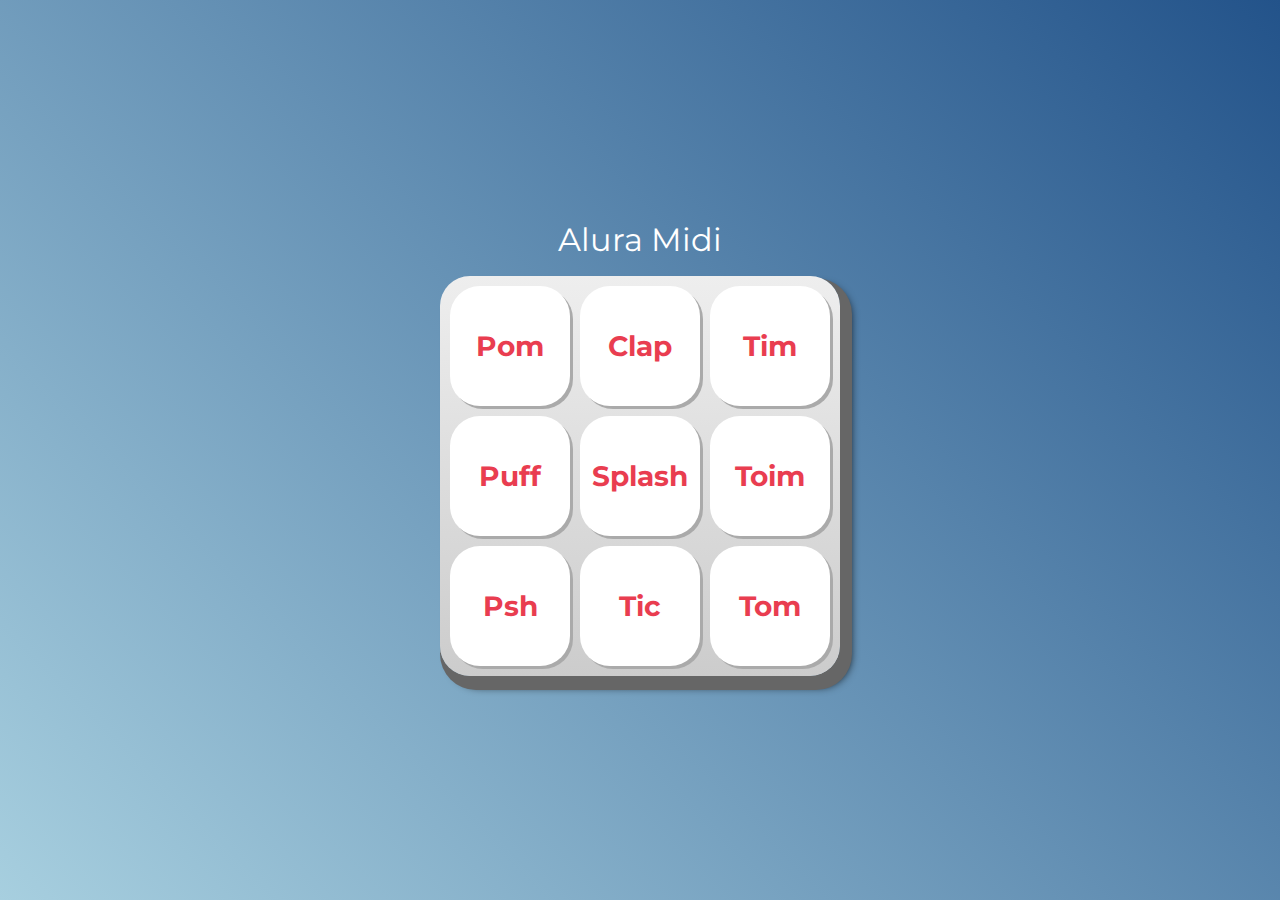
<file: aluramidi/index.html>
<!DOCTYPE html>
<html lang="pt-BR">
    <head>
        <meta charset="UTF-8" />
        <meta http-equiv="X-UA-Compatible" content="IE=edge" />
        <meta name="viewport" content="width=device-width, initial-scale=1.0" />

        <title>Alura MIDI</title>

        <link rel="preconnect" href="https://fonts.googleapis.com" />
        <link rel="preconnect" href="https://fonts.gstatic.com" crossorigin />
        <link href="https://fonts.googleapis.com/css2?family=Montserrat:wght@500;600&display=swap" rel="stylesheet" />

        <link rel="icon" type="image/png" href="images/bateria.png" />
        <link rel="stylesheet" href="css/reset.css" />
        <link rel="stylesheet" href="css/estilos.css" />
    </head>
    <body>
        <h1>Alura Midi</h1>

        <section class="teclado">
            <button class="tecla tecla_pom">Pom</button>
            <button class="tecla tecla_clap">Clap</button>
            <button class="tecla tecla_tim">Tim</button>

            <button class="tecla tecla_puff">Puff</button>
            <button class="tecla tecla_splash">Splash</button>
            <button class="tecla tecla_toim">Toim</button>

            <button class="tecla tecla_psh">Psh</button>
            <button class="tecla tecla_tic">Tic</button>
            <button class="tecla tecla_tom">Tom</button>
        </section>

        <audio src="sounds/keyq.wav" id="som_tecla_pom"></audio>
        <audio src="sounds/keyw.wav" id="som_tecla_clap"></audio>
        <audio src="sounds/keye.wav" id="som_tecla_tim"></audio>
        <audio src="sounds/keya.wav" id="som_tecla_puff"></audio>
        <audio src="sounds/keys.wav" id="som_tecla_splash"></audio>
        <audio src="sounds/keyd.wav" id="som_tecla_toim"></audio>
        <audio src="sounds/keyz.wav" id="som_tecla_psh"></audio>
        <audio src="sounds/keyx.wav" id="som_tecla_tic"></audio>
        <audio src="sounds/keyc.wav" id="som_tecla_tom"></audio>

        <script src="main.js"></script>
    </body>
</html>
</file>
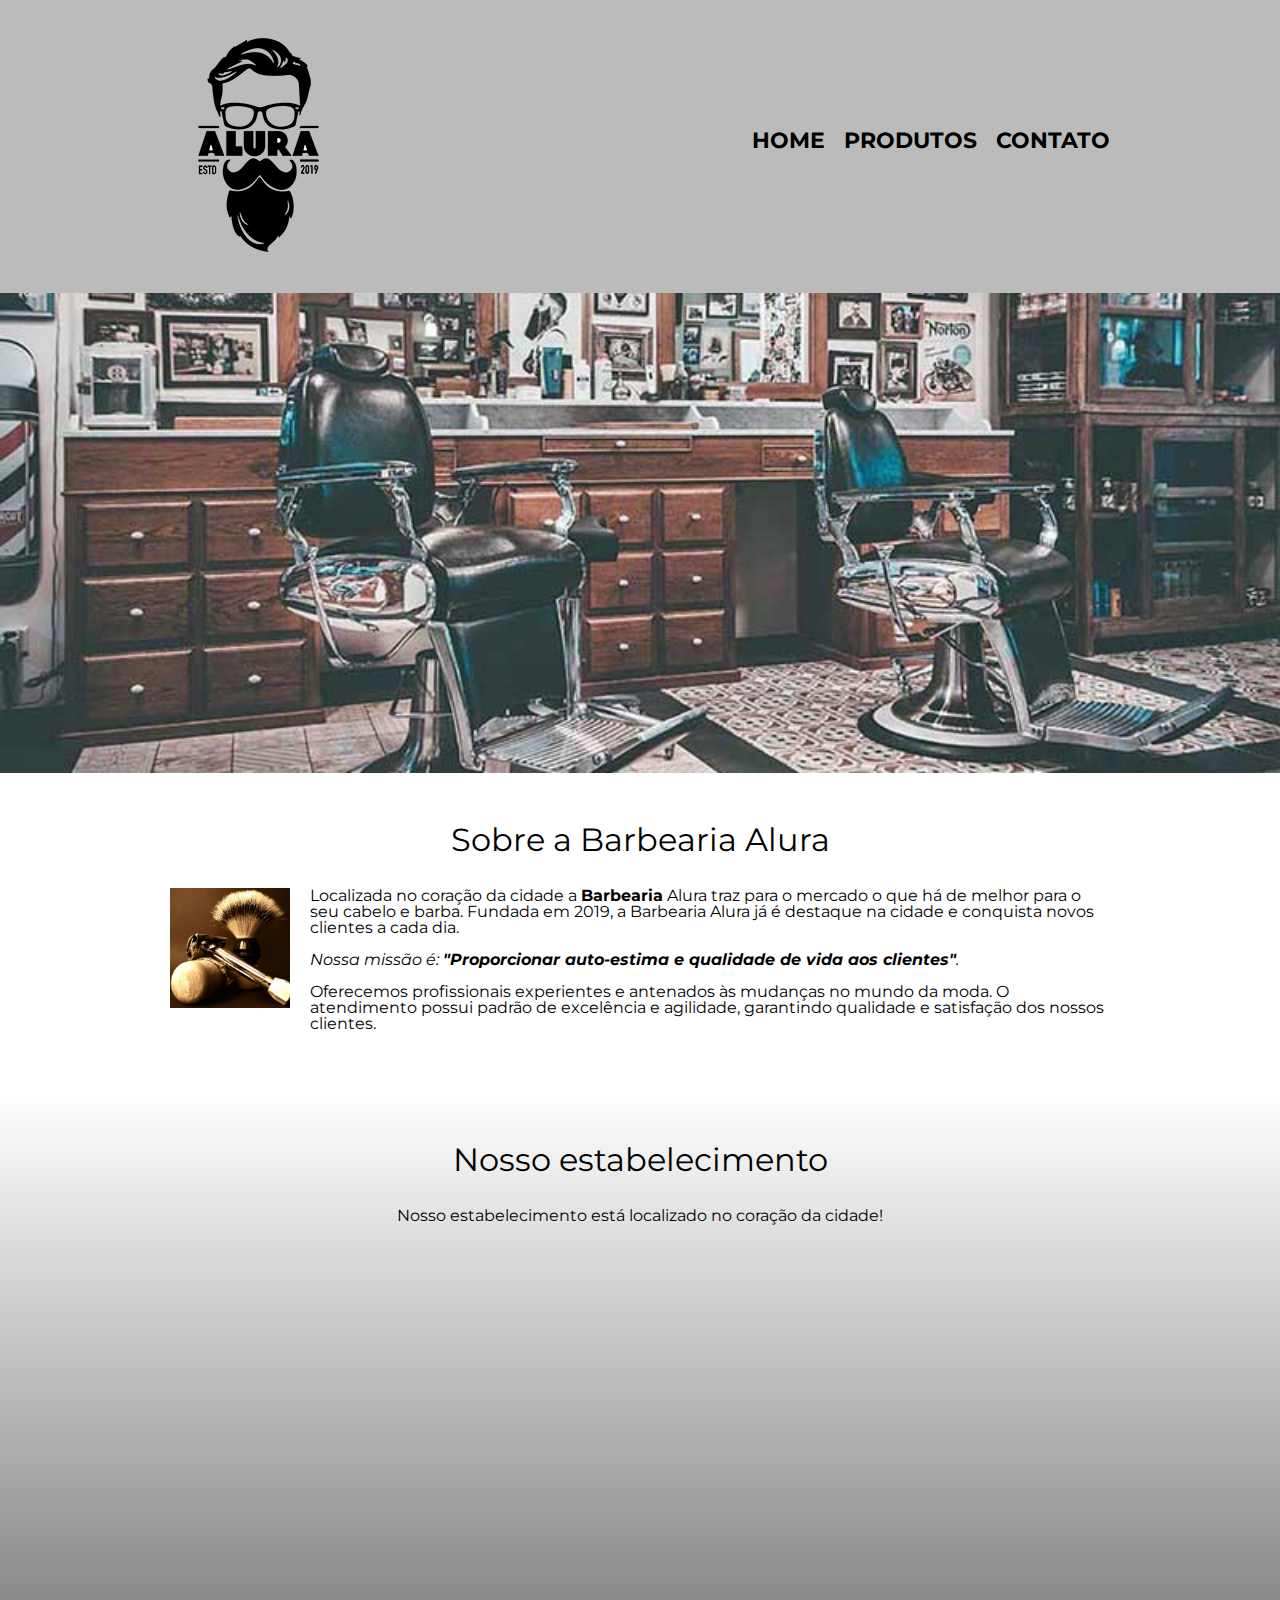
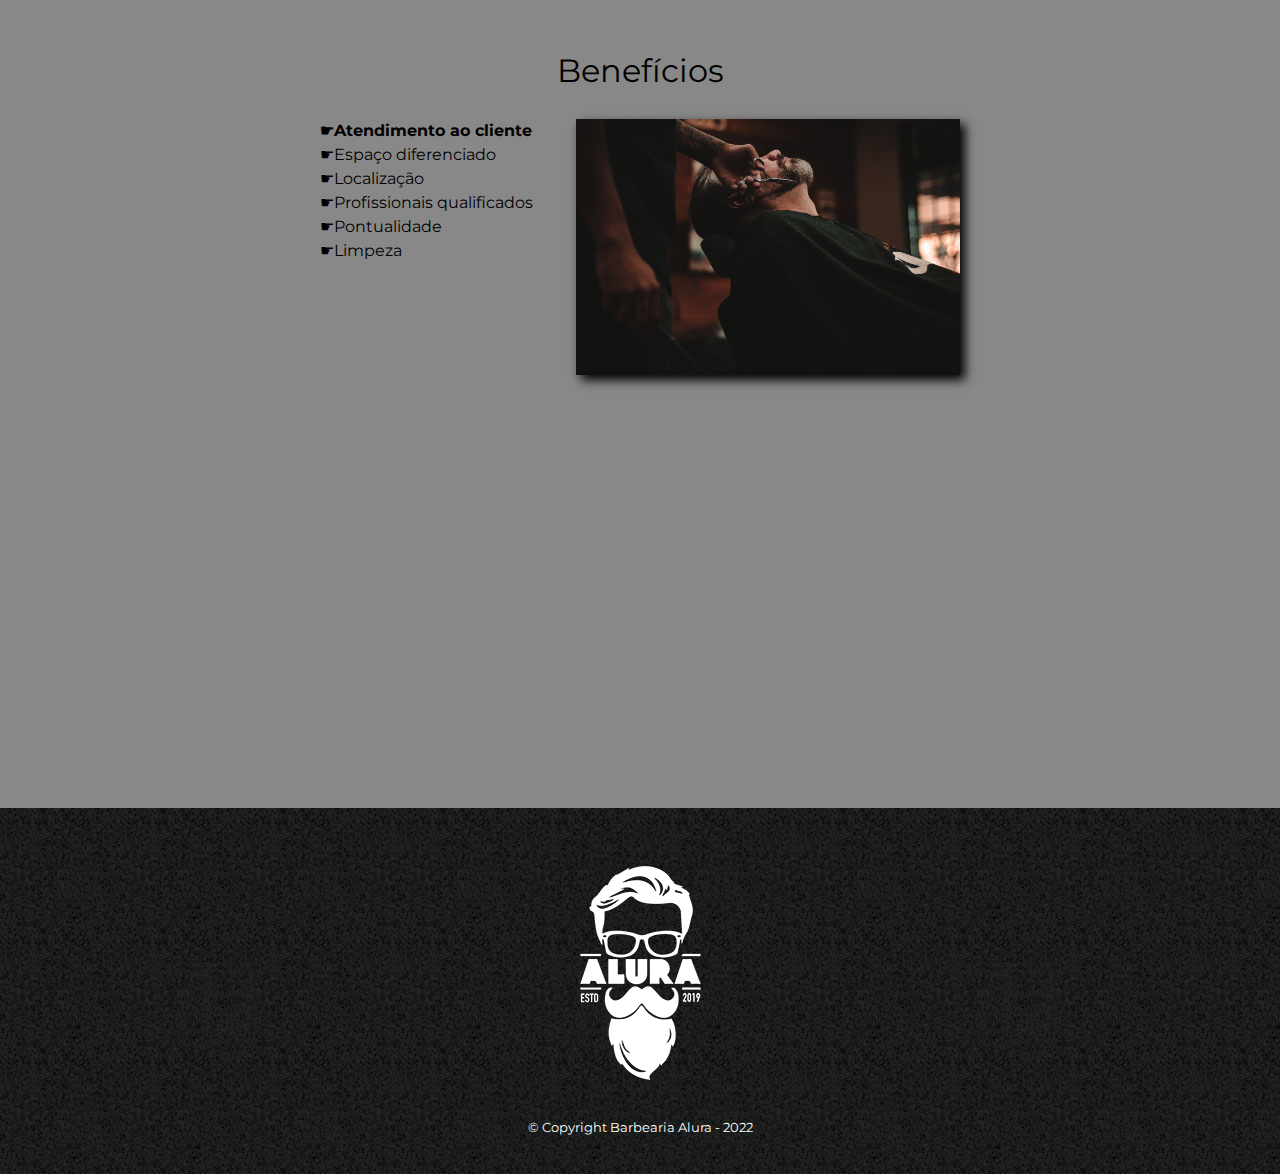
<file: barbearia-alura/index.html>
<!DOCTYPE html>

<html lang="pt-br">
    <head>
        <meta charset="UTF-8" />
        <meta name="viewport" content="width=device-width" />
        <title>Barbearia Alura</title>

        <link rel="stylesheet" href="reset.css" />
        <link rel="stylesheet" href="style.css" />
        <link href="https://fonts.googleapis.com/css?family=Montserrat&display=swap" rel="stylesheet" />
    </head>
    <body>
        <header>
            <div class="caixa">
                <h1><img src="imagens/logo.png" alt="Logo Alura" /></h1>
                <nav>
                    <ul>
                        <li><a href="index.html">Home</a></li>
                        <li><a href="produtos.html">Produtos</a></li>
                        <li><a href="contato.html">Contato</a></li>
                    </ul>
                </nav>
            </div>
        </header>

        <img class="banner" src="imagens/banner.jpg" alt="Banner Alura" />

        <main>
            <section class="principal">
                <h2 class="titulo-principal">Sobre a Barbearia Alura</h2>

                <img class="utensilios" src="imagens/utensilios.jpg" alt="Imagem de utensílios da barbearia" />

                <p>
                    Localizada no coração da cidade a <strong>Barbearia</strong> Alura traz para o mercado o que há de
                    melhor para o seu cabelo e barba. Fundada em 2019, a Barbearia Alura já é destaque na cidade e
                    conquista novos clientes a cada dia.
                </p>

                <p id="missao">
                    <em
                        >Nossa missão é: <strong>"Proporcionar auto-estima e qualidade de vida aos clientes"</strong>.
                    </em>
                </p>

                <p>
                    Oferecemos profissionais experientes e antenados às mudanças no mundo da moda. O atendimento possui
                    padrão de excelência e agilidade, garantindo qualidade e satisfação dos nossos clientes.
                </p>
            </section>

            <section class="mapa">
                <h3 class="titulo-principal">Nosso estabelecimento</h3>
                <p>Nosso estabelecimento está localizado no coração da cidade!</p>
                <div class="mapa-conteudo">
                    <iframe
                        src="https://www.google.com/maps/embed?pb=!1m18!1m12!1m3!1d58503.19744076339!2d-46.70236974179685!3d-23.5881948!2m3!1f0!2f0!3f0!3m2!1i1024!2i768!4f13.1!3m3!1m2!1s0x94ce5a2b2ed7f3a1%3A0xab35da2f5ca62674!2sAlura%20-%20Escola%20Online%20de%20Tecnologia!5e0!3m2!1spt-BR!2sbr!4v1671473375491!5m2!1spt-BR!2sbr"
                        width="100%"
                        height="300"
                        style="border: 0"
                        allowfullscreen=""
                        loading="lazy"
                        referrerpolicy="no-referrer-when-downgrade"
                    ></iframe>
                </div>
            </section>

            <section class="beneficios">
                <h3 class="titulo-principal">Benefícios</h3>
                <div class="conteudo-beneficios">
                    <ul class="lista-beneficios">
                        <li class="itens">Atendimento ao cliente</li>
                        <li class="itens">Espaço diferenciado</li>
                        <li class="itens">Localização</li>
                        <li class="itens">Profissionais qualificados</li>
                        <li class="itens">Pontualidade</li>
                        <li class="itens">Limpeza</li>
                    </ul><img class="imagem-beneficios" src="imagens/beneficios.jpg" alt="Benefícios" />
                </div>
                <div class="video">
                    <iframe
                        width="100%"
                        height="315"
                        src="https://www.youtube.com/embed/wcVVXUV0YUY"
                        title="YouTube video player"
                        frameborder="0"
                        allow="accelerometer; autoplay; clipboard-write; encrypted-media; gyroscope; picture-in-picture"
                        allowfullscreen
                    ></iframe>
                </div>
            </section>
        </main>
        <footer>
            <img src="imagens/logo-branco.png" />
            <p class="copyright">&copy; Copyright Barbearia Alura - 2022</p>
        </footer>
    </body>
</html>
</file>
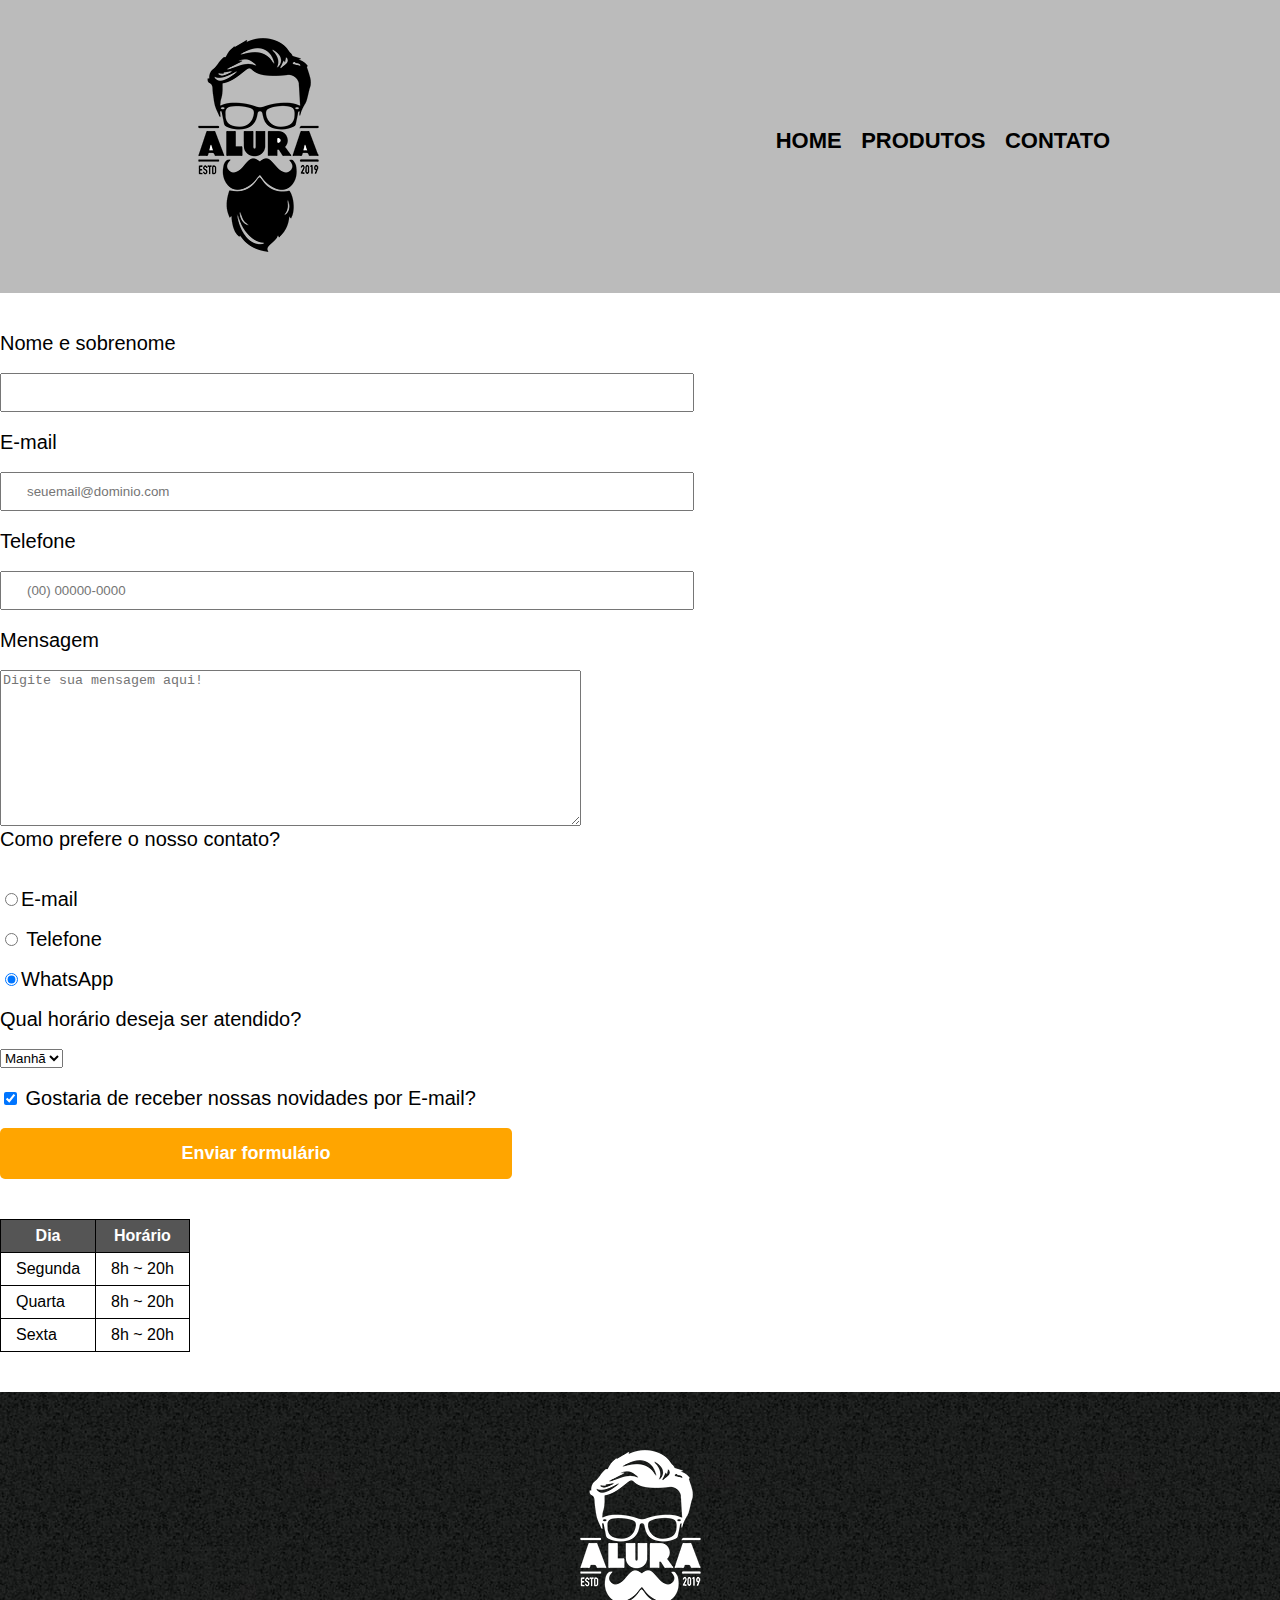
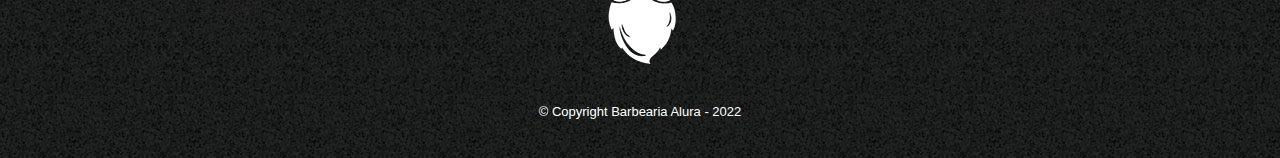
<file: barbearia-alura/contato.html>
<!DOCTYPE html>
<html>
    <head>
        <meta charset="utf-8" />
        <title>Contato - Barbearia Alura</title>
        <link rel="stylesheet" href="reset.css" />
        <link rel="stylesheet" href="style.css" />
    </head>
    <body>
        <header>
            <div class="caixa">
                <h1><img src="imagens/logo.png" alt="Logo da Barbearia Alura" /></h1>
                <nav>
                    <ul>
                        <li><a href="index.html">Home</a></li>
                        <li><a href="produtos.html">Produtos</a></li>
                        <li><a href="contato.html">Contato</a></li>
                    </ul>
                </nav>
            </div>
        </header>
        <main>
            <form>
                <label for="nome_sobrenome">Nome e sobrenome</label>
                <input type="Nome" id="nome_sobrenome" class="input-padrao" required />

                <label for="email">E-mail</label>
                <input type="email" id="email" class="input-padrao" required placeholder="seuemail@dominio.com" />

                <label for="telefone">Telefone</label>
                <input type="tel" id="telefone" class="input-padrao" required placeholder="(00) 00000-0000" />

                <label for="mensagem">Mensagem</label>
                <textarea id="mensagem" cols="70" rows="10" required placeholder="Digite sua mensagem aqui!"></textarea>

                <fieldset>
                    <legend>Como prefere o nosso contato?</legend>
                    <label for="radio-email"
                        ><input name="contato" type="radio" value="email" id="radio-email" />E-mail</label
                    >

                    <label for="radio-telefone"
                        ><input name="contato" type="radio" value="telefone" id="radio-telefone" /> Telefone</label
                    >

                    <label for="radio-whatsapp"
                        ><input name="contato" type="radio" value="whatsapp" id="radio-whatsapp" checked/>WhatsApp</label
                    >
                </fieldset>

                <fieldset>
                    <legend>Qual horário deseja ser atendido?</legend>
                    <select name="horario" id="horario">
                        <option value="">Manhã</option>
                        <option value="">Tarde</option>
                        <option value="">Noite</option>
                    </select>
                </fieldset>

                <label class="checkbox">
                    <input type="checkbox" checked/> Gostaria de receber nossas novidades por E-mail?</label
                >

                <input type="submit" value="Enviar formulário" class="enviar"/>
            </form>

            <table>
                <thead>
                    <tr>
                        <th>Dia</th>
                        <th>Horário</th>
                    </tr>
                </thead>
                <tbody>
                    <tr>
                        <td>Segunda</td>
                        <td>8h ~ 20h</td>
                    </tr>
                    <tr>
                        <td>Quarta</td>
                        <td>8h ~ 20h</td>
                    </tr>
                    <tr>
                        <td>Sexta</td>
                        <td>8h ~ 20h</td>
                    </tr>
                </tbody>
            </table>
        </main>
        <footer>
            <img src="imagens/logo-branco.png" alt="Logo da Barbearia Alura"/>
            <p class="copyright">&copy; Copyright Barbearia Alura - 2022</p>
        </footer>
    </body>
</html>
</file>
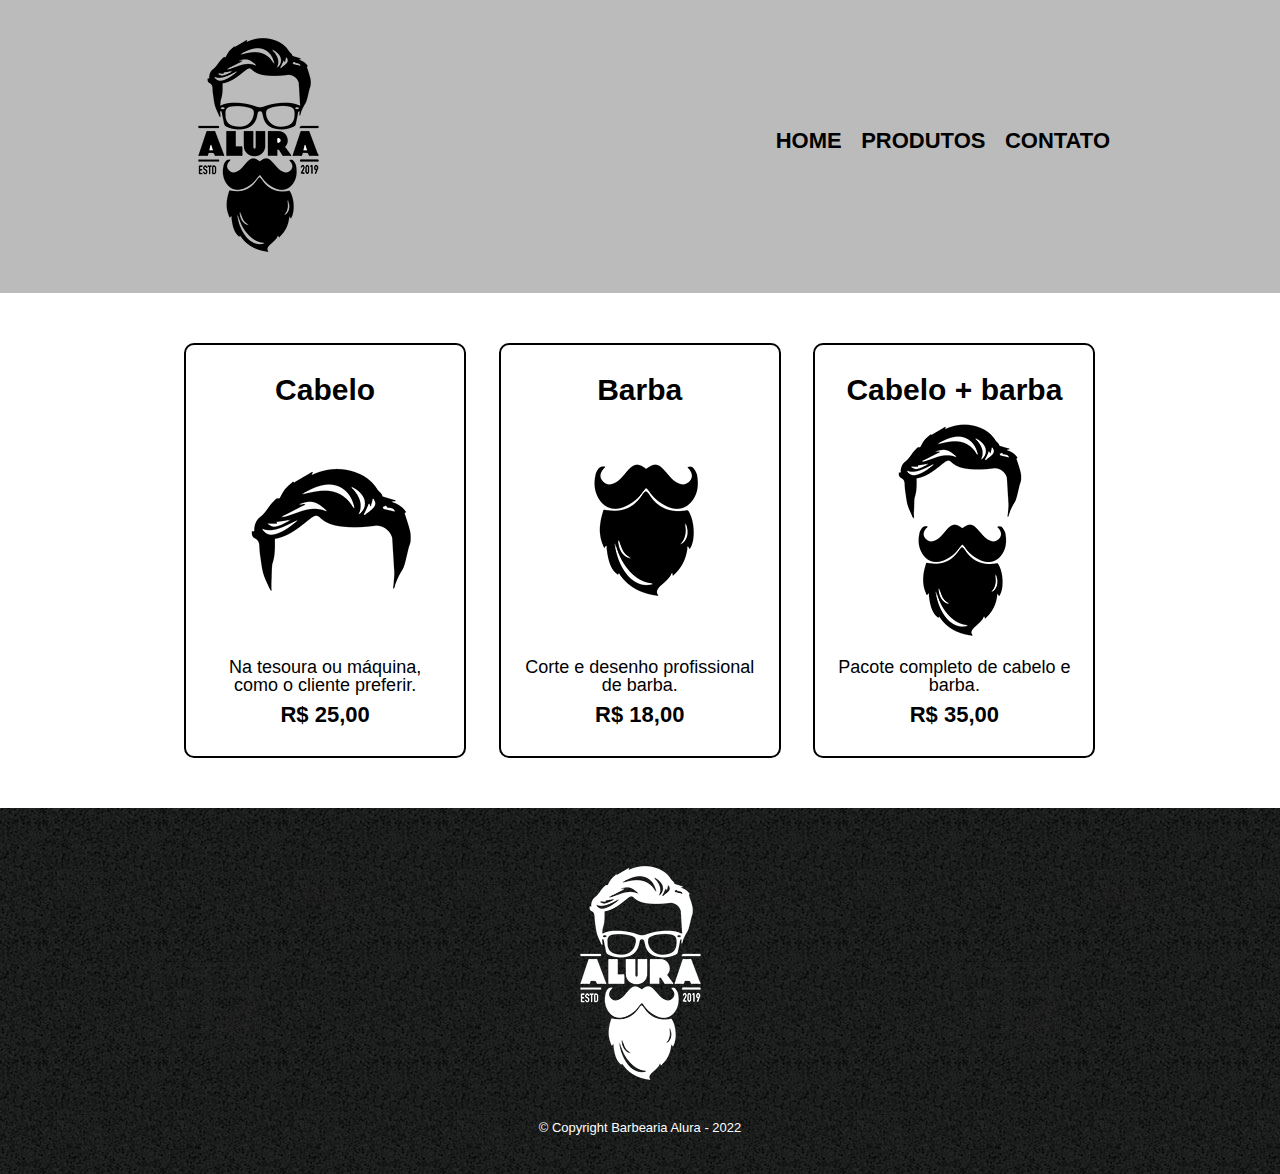
<file: barbearia-alura/produtos.html>
<!DOCTYPE html>
<html>
    <head>
        <meta charset="utf-8" />
        <title>Produtos - Barbearia Alura</title>
        <link rel="stylesheet" href="reset.css" />
        <link rel="stylesheet" href="style.css" />
    </head>
    <body>
        <header>
            <div class="caixa">
                <h1><img src="imagens/logo.png" alt="Logo Alura" /></h1>
                <nav>
                    <ul>
                        <li><a href="index.html">Home</a></li>
                        <li><a href="produtos.html">Produtos</a></li>
                        <li><a href="contato.html">Contato</a></li>
                    </ul>
                </nav>
            </div>
        </header>
        <main>
            <ul class="produtos">
                <li>
                    <h2>Cabelo</h2>
                    <img src="imagens/cabelo.jpg" />
                    <p class="produto-descricao">Na tesoura ou máquina, como o cliente preferir.</p>
                    <p class="produto-preco">R$ 25,00</p>
                </li>
                <li>
                    <h2>Barba</h2>
                    <img src="imagens/barba.jpg" />
                    <p class="produto-descricao">Corte e desenho profissional de barba.</p>
                    <p class="produto-preco">R$ 18,00</p>
                </li>
                <li>
                    <h2>Cabelo + barba</h2>
                    <img src="imagens/cabelo+barba.jpg" />
                    <p class="produto-descricao">Pacote completo de cabelo e barba.</p>
                    <p class="produto-preco">R$ 35,00</p>
                </li>
            </ul>
        </main>
        <footer>
            <img src="imagens/logo-branco.png" />
            <p class="copyright">&copy; Copyright Barbearia Alura - 2022</p>
        </footer>
    </body>
</html>
</file>
<file: aluramidi/css/estilos.css>
:root {
  --cinza: #aaa;
  --vermelha: #e93d50;
  --vermelha-escura: #af303f;
  --branca: #fff;
  --luz: rgb(229, 255, 0);
}

body {
  align-items: center;
  background: linear-gradient(45deg, #a7cfdf 0%,#23538a 100%);
  display: flex;
  justify-content: center;
  flex-direction: column;
  font-family: 'Montserrat', sans-serif;
  min-height: 100vh;
}

h1 {
  color: var(--branca);
  margin-bottom: 20px;
  font-size: 2rem;
}

.teclado {
  background: linear-gradient(to bottom, #eeeeee 0%,#cccccc 100%);
  box-shadow: 6px 8px 0 6px #666, 10px 10px 10px #000;
  border-radius: 30px;
  display: grid;
  gap: 10px;
  grid-template-columns: repeat(3, 1fr);
  padding: 10px;
}

.tecla {
  background-color: var(--branca);
  border-radius: 30px;
  box-shadow: 3px 3px 0 var(--cinza);
  color: var(--vermelha);
  cursor: pointer;
  height: 120px;
  font-size: 1.75em;
  font-weight: bold;
  line-height: 120px;
  text-align: center;
  width: 120px;
}

.tecla.ativa,
.tecla:active {
  background-color: var(--vermelha);
  border: 4px solid  var(--vermelha);
  box-shadow: 3px 3px 0 var(--vermelha-escura) inset;
  color: var(--branca);
  outline: none;
}

.tecla.focus,
.tecla:focus {
  outline: none;
  box-shadow: 1px 1px 10px var(--luz);
}

.tecla.active:focus,
.tecla:active:focus {
  box-shadow: 3px 3px 0 var(--vermelha-escura) inset, 1px 1px 10px var(--luz);
}
</file>
<file: barbearia-alura/style.css>
body {
    font-family: 'Montserrat', sans-serif;
}

header {
    background-color: #bbbbbb;
    padding: 20px 0;
}

.caixa {
    position: relative;
    width: 940px;
    margin: 0 auto;
}

nav {
    position: absolute;
    top: 110px;
    right: 0;
}

nav li {
    display: inline;
    margin-left: 15px;
}

nav a {
    text-transform: uppercase;
    color: black;
    font-weight: bold;
    font-size: 22px;
    text-decoration: none;
}

nav a:hover {
    color: #c78c19;
    text-decoration: underline;
}

.produtos {
    width: 940px;
    margin: 0 auto;
    padding: 50px 0;
}

.produtos li {
    display: inline-block;
    text-align: center;
    width: 30%;
    vertical-align: top;
    margin: 0 1.5%;
    padding: 30px 20px;
    box-sizing: border-box;
    border: 2px solid black;
    border-radius: 10px;
}

.produtos li:hover {
    border-color: #c78c19;
}

.produtos li:active {
    border-color: #088c19;
}

.produtos li:hover h2 {
    font-size: 34px;
}

.produtos h2 {
    font-size: 30px;
    font-weight: bold;
}

.produto-descricao {
    font-size: 18px;
}

.produto-preco {
    font-size: 22px;
    font-weight: bold;
    margin: 10px 0 0;
}

footer {
    text-align: center;
    background: url('imagens/bg.jpg');
    padding: 40px 0;
}

.copyright {
    color: white;
    font-size: 13px;
    margin-top: 20px;
}

form {
    margin: 40px 0;
}

form label,
form legend {
    display: block;
    font-size: 20px;
    margin: 20px 0;
}

.input-padrao {
    display: block;
    margin-bottom: 20px;
    padding: 10px 25px;
    width: 50%;
}

.checkbox {
    margin: 20px 0;
}

.enviar {
    width: 40%;
    padding: 15px 0;
    background: orange;
    color: white;
    font-weight: bold;
    font-size: 18px;
    border: none;
    border-radius: 5px;
    transition: 1s all;
}

.enviar:hover {
    background: red;
    cursor: pointer;
    transform: scale(1.2);
}

table {
    margin: 20px 0 40px;
}

thead {
    background: #555555;
    color: white;
    font-weight: bold;
}

td,
th {
    border: 1px solid #000000;
    padding: 8px 15px;
}

/* CSS pag inicial */
.banner {
    width: 100%;
}

.titulo-principal {
    text-align: center;
    font-size: 2em;
    margin: 0 0 1em;
    clear: left;
}

.principal {
    padding: 3em 0;
    width: 940px;
    margin: 0 auto;
}

.principal p {
    margin: 0 0 1em;
}

.principal strong {
    font-weight: bold;
}

.principal em {
    font-style: italic;
}

.utensilios {
    width: 120px;
    float: left;
    margin: 0 20px 20px 0;
}

.mapa {
    padding: 3em 0;
    background: linear-gradient(#fefefefe, #888888);
}
.mapa-conteudo {
    width: 940px;
    margin: 0 auto;
}

.mapa p {
    margin: 0 0 2em;
    text-align: center;
}
.beneficios {
    padding: 3em 0;
    background: #888888;
}

.itens {
    line-height: 1.5em;
}

.itens::before {
    content: '\261B ';
}

.itens:nth-child(1) {
    font-weight: bold;
}

.conteudo-beneficios {
    width: 640px;
    margin: 0 auto;
}

.lista-beneficios {
    width: 40%;
    display: inline-block;
    vertical-align: top;
}

.imagem-beneficios {
    width: 60%;
    opacity: 1;
    transition: 1s;
    box-shadow: 5px 5px 10px #000000;
}

.imagem-beneficios:hover {
    transition: 1s;
    opacity: 0.7;
}

.video {
    width: 560px;
    margin: 2em auto;
}

@media screen and (max-width: 480px) {
    .caixa,
    .principal,
    .conteudo-beneficios,
    .mapa-conteudo,
    .video {
        width: auto;
    }

    h1 {
        text-align: center;
    }

    nav {
        position: static;
    }

    .lista-beneficios,
    .imagem-beneficios {
        width: 100%;
        margin: 0 0 10px;
    }
}
</file>
